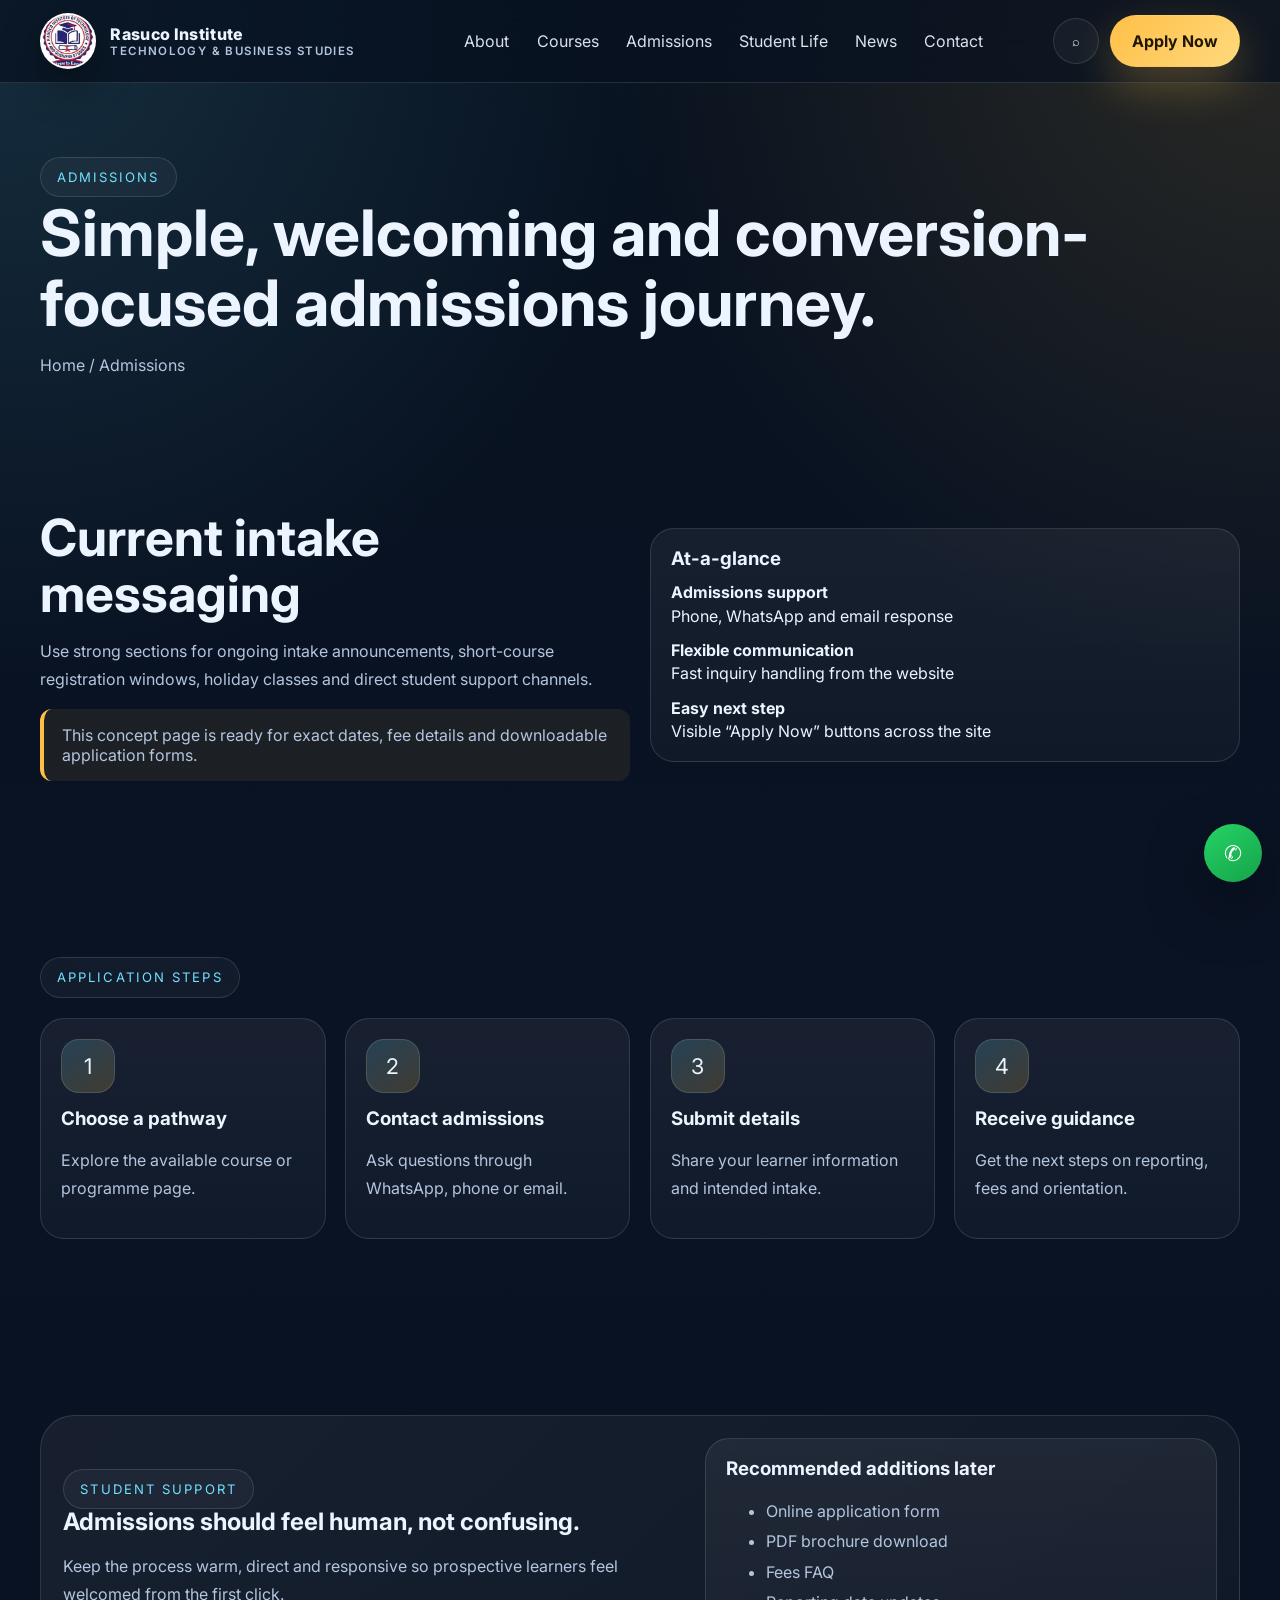
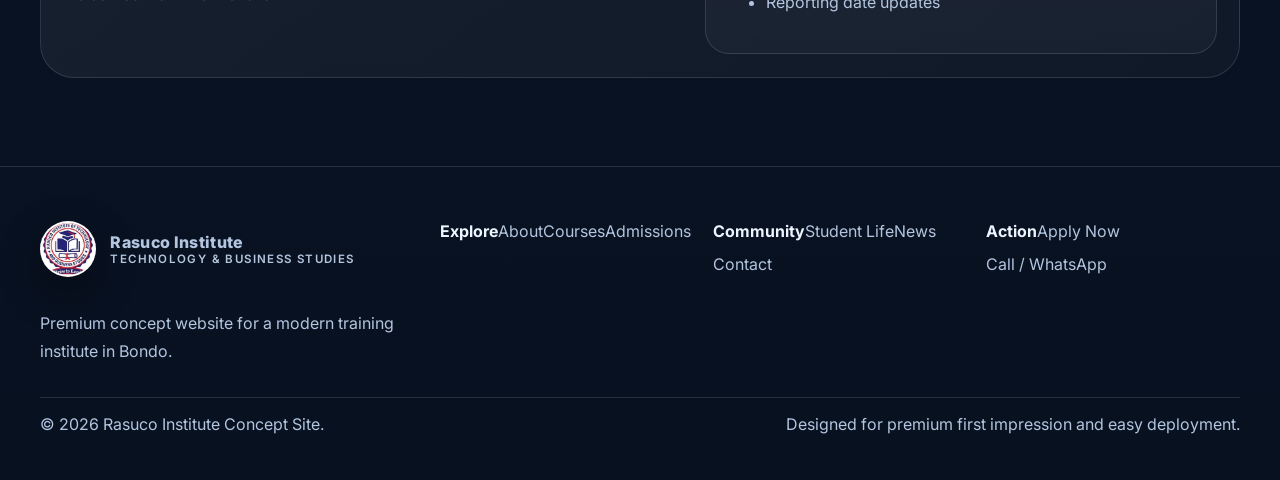
<file: admissions.html>
<!DOCTYPE html><html lang="en"><head><meta charset="UTF-8"><meta name="viewport" content="width=device-width, initial-scale=1.0"><title>Admissions | Rasuco Institute</title><link rel="preconnect" href="https://fonts.googleapis.com"><link rel="preconnect" href="https://fonts.gstatic.com" crossorigin><link href="https://fonts.googleapis.com/css2?family=Inter:wght@400;500;600;700;800;900&display=swap" rel="stylesheet"><link rel="stylesheet" href="assets/css/styles.css"></head><body>  <header class="topbar">
    <div class="container nav">
      <a class="brand" href="index.html">
        <img class="brand-logo" src="assets/img/logo.png" alt="Rasuco Institute logo">
        <div>Rasuco Institute <small>Technology &amp; Business Studies</small></div>
      </a>
      <ul class="nav-links">
        <li><a class="nav-link" href="about.html">About</a></li>
        <li><a class="nav-link" href="courses.html">Courses</a></li>
        <li><a class="nav-link" href="admissions.html">Admissions</a></li>
        <li><a class="nav-link" href="student-life.html">Student Life</a></li>
        <li><a class="nav-link" href="news.html">News</a></li>
        <li><a class="nav-link" href="contact.html">Contact</a></li>
      </ul>
      <div style="display:flex; gap:.7rem; align-items:center;">
        <button class="search-btn" aria-label="Open search" data-open-search>⌕</button>
        <a class="btn btn-primary" href="admissions.html">Apply Now</a>
        <button class="menu-btn" aria-label="Open menu" data-menu-btn>☰</button>
      </div>
    </div>
    <div class="mobile-nav" data-mobile-nav>
      <a href="about.html">About</a>
      <a href="courses.html">Courses</a>
      <a href="admissions.html">Admissions</a>
      <a href="student-life.html">Student Life</a>
      <a href="news.html">News</a>
      <a href="contact.html">Contact</a>
    </div>
  </header><main>
<section class="page-hero"><div class="container reveal"><div class="eyebrow">Admissions</div><h1 class="title">Simple, welcoming and conversion-focused admissions journey.</h1><div class="breadcrumbs">Home / Admissions</div></div></section>
<section class="section" id="intakes"><div class="container split-grid"><div class="reveal"><h2 class="section-title">Current intake messaging</h2><p>Use strong sections for ongoing intake announcements, short-course registration windows, holiday classes and direct student support channels.</p><div class="notice">This concept page is ready for exact dates, fee details and downloadable application forms.</div></div><div class="card reveal"><h3>At-a-glance</h3><div class="info-list"><div><strong>Admissions support</strong><span>Phone, WhatsApp and email response</span></div><div><strong>Flexible communication</strong><span>Fast inquiry handling from the website</span></div><div><strong>Easy next step</strong><span>Visible “Apply Now” buttons across the site</span></div></div></div></div></section>
<section class="section" id="steps"><div class="container"><div class="eyebrow">Application Steps</div><div class="cards-4" style="margin-top:1.3rem;"><div class="card reveal"><div class="icon">1</div><h3>Choose a pathway</h3><p>Explore the available course or programme page.</p></div><div class="card reveal"><div class="icon">2</div><h3>Contact admissions</h3><p>Ask questions through WhatsApp, phone or email.</p></div><div class="card reveal"><div class="icon">3</div><h3>Submit details</h3><p>Share your learner information and intended intake.</p></div><div class="card reveal"><div class="icon">4</div><h3>Receive guidance</h3><p>Get the next steps on reporting, fees and orientation.</p></div></div></div></section>
<section class="section" id="support"><div class="container cta-panel reveal"><div><div class="eyebrow">Student Support</div><h2>Admissions should feel human, not confusing.</h2><p>Keep the process warm, direct and responsive so prospective learners feel welcomed from the first click.</p></div><div class="card"><h3>Recommended additions later</h3><ul style="color:var(--muted); line-height:1.9;"><li>Online application form</li><li>PDF brochure download</li><li>Fees FAQ</li><li>Reporting date updates</li></ul></div></div></section>
</main>  <footer class="footer">
    <div class="container">
      <div class="footer-grid">
        <div>
          <a class="brand" href="index.html" style="margin-bottom:1rem; display:inline-flex;">
            <img class="brand-logo" src="assets/img/logo.png" alt="Rasuco Institute logo">
            <div>Rasuco Institute <small>Technology &amp; Business Studies</small></div>
          </a>
          <p>Premium concept website for a modern training institute in Bondo.</p>
        </div>
        <div><strong>Explore</strong><a href="about.html">About</a><a href="courses.html">Courses</a><a href="admissions.html">Admissions</a></div>
        <div><strong>Community</strong><a href="student-life.html">Student Life</a><a href="news.html">News</a><a href="contact.html">Contact</a></div>
        <div><strong>Action</strong><a href="admissions.html">Apply Now</a><a href="contact.html">Call / WhatsApp</a></div>
      </div>
      <div class="subfooter">
        <span>© <span data-current-year></span> Rasuco Institute Concept Site.</span>
        <span>Designed for premium first impression and easy deployment.</span>
      </div>
    </div>
  </footer>
  <div class="search-overlay" data-search-overlay>
    <div class="search-box">
      <div style="display:flex; justify-content:space-between; gap:1rem; align-items:center; margin-bottom:.8rem;">
        <strong>Search the site</strong>
        <button class="search-btn" data-close-search>✕</button>
      </div>
      <input type="text" placeholder="Search admissions, programmes, contact..." data-search-input>
      <div class="search-results" data-search-results></div>
    </div>
  </div>
  <a class="wa-float" href="https://wa.me/254728510151" target="_blank" rel="noreferrer" aria-label="WhatsApp">✆</a>
  <script src="assets/js/main.js"></script></body></html>
</file>
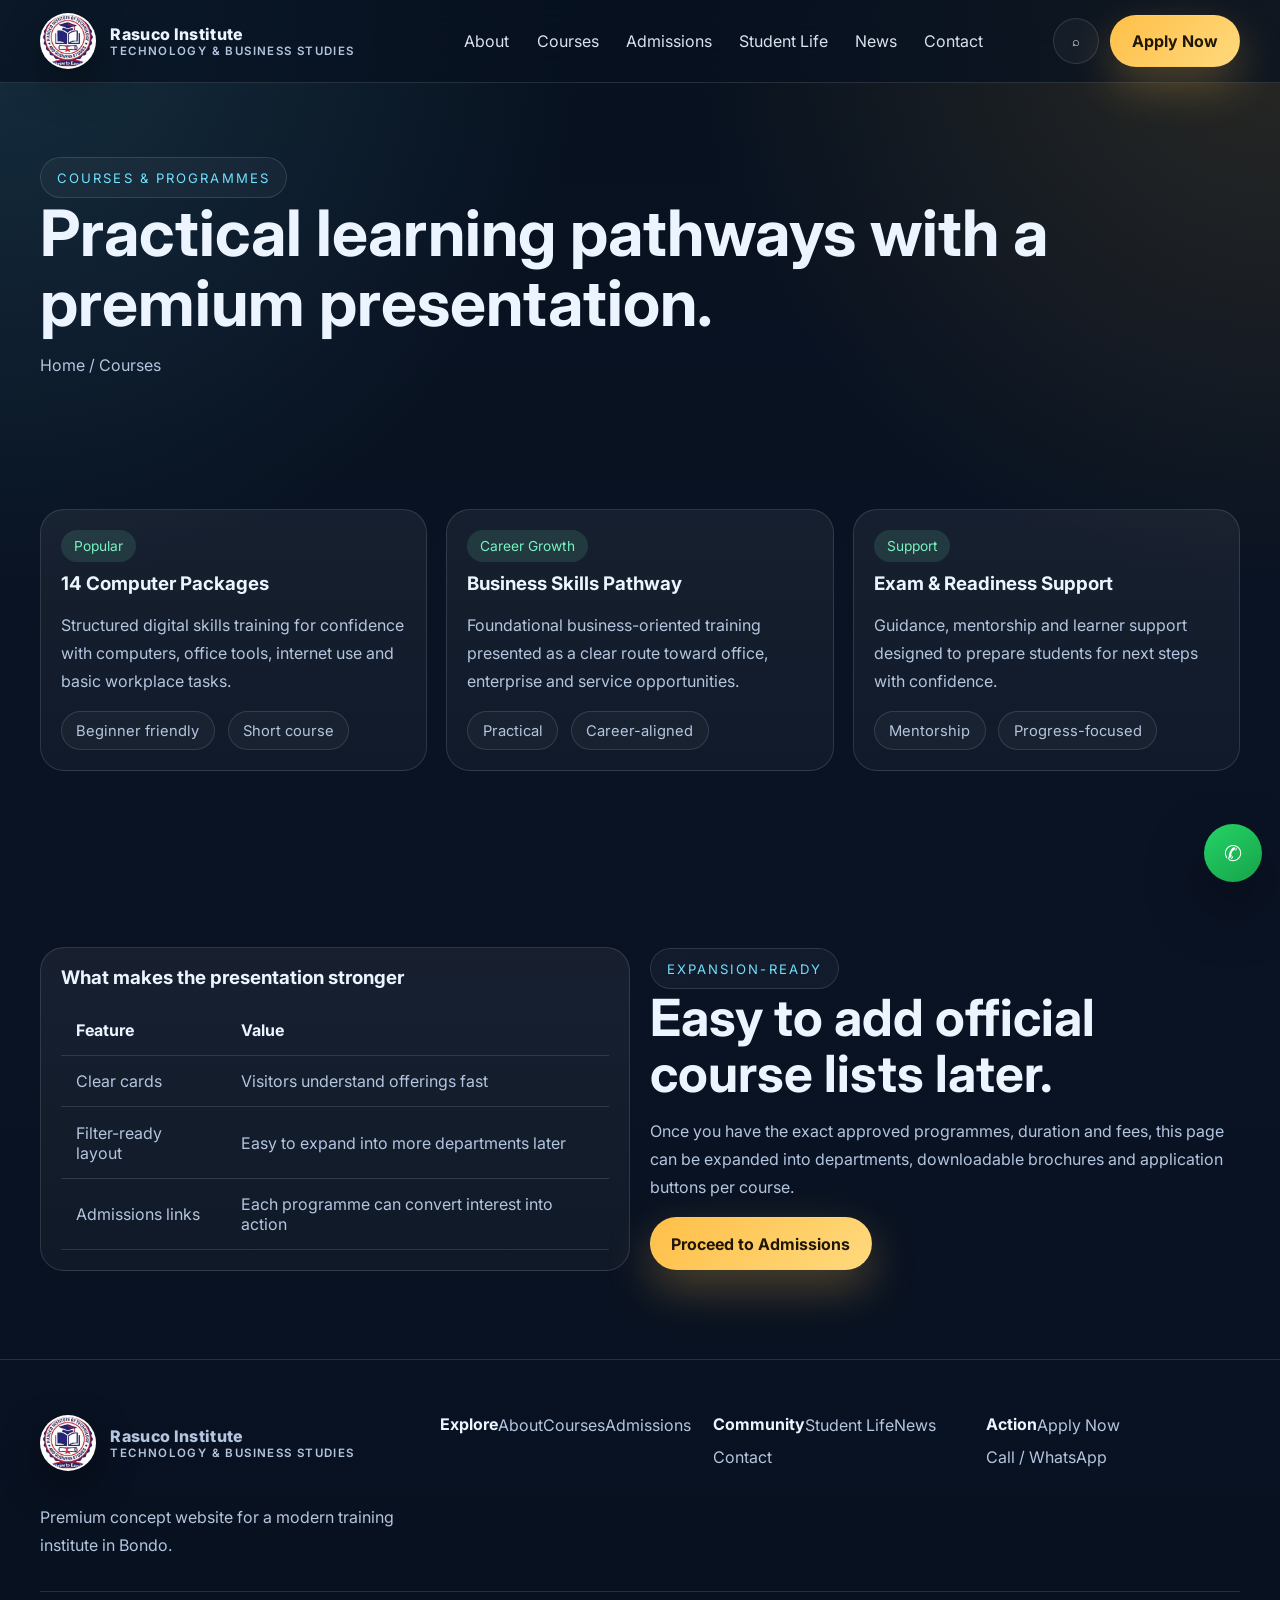
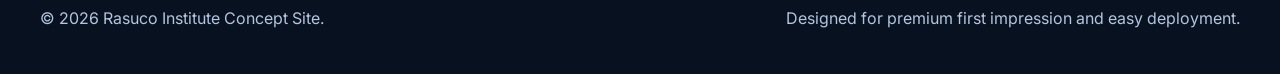
<file: courses.html>
<!DOCTYPE html><html lang="en"><head><meta charset="UTF-8"><meta name="viewport" content="width=device-width, initial-scale=1.0"><title>Courses & Programmes | Rasuco Institute</title><link rel="preconnect" href="https://fonts.googleapis.com"><link rel="preconnect" href="https://fonts.gstatic.com" crossorigin><link href="https://fonts.googleapis.com/css2?family=Inter:wght@400;500;600;700;800;900&display=swap" rel="stylesheet"><link rel="stylesheet" href="assets/css/styles.css"></head><body>  <header class="topbar">
    <div class="container nav">
      <a class="brand" href="index.html">
        <img class="brand-logo" src="assets/img/logo.png" alt="Rasuco Institute logo">
        <div>Rasuco Institute <small>Technology &amp; Business Studies</small></div>
      </a>
      <ul class="nav-links">
        <li><a class="nav-link" href="about.html">About</a></li>
        <li><a class="nav-link" href="courses.html">Courses</a></li>
        <li><a class="nav-link" href="admissions.html">Admissions</a></li>
        <li><a class="nav-link" href="student-life.html">Student Life</a></li>
        <li><a class="nav-link" href="news.html">News</a></li>
        <li><a class="nav-link" href="contact.html">Contact</a></li>
      </ul>
      <div style="display:flex; gap:.7rem; align-items:center;">
        <button class="search-btn" aria-label="Open search" data-open-search>⌕</button>
        <a class="btn btn-primary" href="admissions.html">Apply Now</a>
        <button class="menu-btn" aria-label="Open menu" data-menu-btn>☰</button>
      </div>
    </div>
    <div class="mobile-nav" data-mobile-nav>
      <a href="about.html">About</a>
      <a href="courses.html">Courses</a>
      <a href="admissions.html">Admissions</a>
      <a href="student-life.html">Student Life</a>
      <a href="news.html">News</a>
      <a href="contact.html">Contact</a>
    </div>
  </header><main>
<section class="page-hero"><div class="container reveal"><div class="eyebrow">Courses & Programmes</div><h1 class="title">Practical learning pathways with a premium presentation.</h1><div class="breadcrumbs">Home / Courses</div></div></section>
<section class="section" id="packages"><div class="container"><div class="cards-3"><article class="card reveal"><span class="course-pill">Popular</span><h3>14 Computer Packages</h3><p>Structured digital skills training for confidence with computers, office tools, internet use and basic workplace tasks.</p><div class="badge-row"><span class="chip">Beginner friendly</span><span class="chip">Short course</span></div></article><article class="card reveal" id="business"><span class="course-pill">Career Growth</span><h3>Business Skills Pathway</h3><p>Foundational business-oriented training presented as a clear route toward office, enterprise and service opportunities.</p><div class="badge-row"><span class="chip">Practical</span><span class="chip">Career-aligned</span></div></article><article class="card reveal" id="pathways"><span class="course-pill">Support</span><h3>Exam & Readiness Support</h3><p>Guidance, mentorship and learner support designed to prepare students for next steps with confidence.</p><div class="badge-row"><span class="chip">Mentorship</span><span class="chip">Progress-focused</span></div></article></div></div></section>
<section class="section"><div class="container split-grid"><div class="card reveal"><h3>What makes the presentation stronger</h3><table class="tableish"><tr><th>Feature</th><th>Value</th></tr><tr><td>Clear cards</td><td>Visitors understand offerings fast</td></tr><tr><td>Filter-ready layout</td><td>Easy to expand into more departments later</td></tr><tr><td>Admissions links</td><td>Each programme can convert interest into action</td></tr></table></div><div class="reveal"><div class="eyebrow">Expansion-ready</div><h2 class="section-title">Easy to add official course lists later.</h2><p>Once you have the exact approved programmes, duration and fees, this page can be expanded into departments, downloadable brochures and application buttons per course.</p><a class="btn btn-primary" href="admissions.html">Proceed to Admissions</a></div></div></section>
</main>  <footer class="footer">
    <div class="container">
      <div class="footer-grid">
        <div>
          <a class="brand" href="index.html" style="margin-bottom:1rem; display:inline-flex;">
            <img class="brand-logo" src="assets/img/logo.png" alt="Rasuco Institute logo">
            <div>Rasuco Institute <small>Technology &amp; Business Studies</small></div>
          </a>
          <p>Premium concept website for a modern training institute in Bondo.</p>
        </div>
        <div><strong>Explore</strong><a href="about.html">About</a><a href="courses.html">Courses</a><a href="admissions.html">Admissions</a></div>
        <div><strong>Community</strong><a href="student-life.html">Student Life</a><a href="news.html">News</a><a href="contact.html">Contact</a></div>
        <div><strong>Action</strong><a href="admissions.html">Apply Now</a><a href="contact.html">Call / WhatsApp</a></div>
      </div>
      <div class="subfooter">
        <span>© <span data-current-year></span> Rasuco Institute Concept Site.</span>
        <span>Designed for premium first impression and easy deployment.</span>
      </div>
    </div>
  </footer>
  <div class="search-overlay" data-search-overlay>
    <div class="search-box">
      <div style="display:flex; justify-content:space-between; gap:1rem; align-items:center; margin-bottom:.8rem;">
        <strong>Search the site</strong>
        <button class="search-btn" data-close-search>✕</button>
      </div>
      <input type="text" placeholder="Search admissions, programmes, contact..." data-search-input>
      <div class="search-results" data-search-results></div>
    </div>
  </div>
  <a class="wa-float" href="https://wa.me/254728510151" target="_blank" rel="noreferrer" aria-label="WhatsApp">✆</a>
  <script src="assets/js/main.js"></script></body></html>
</file>
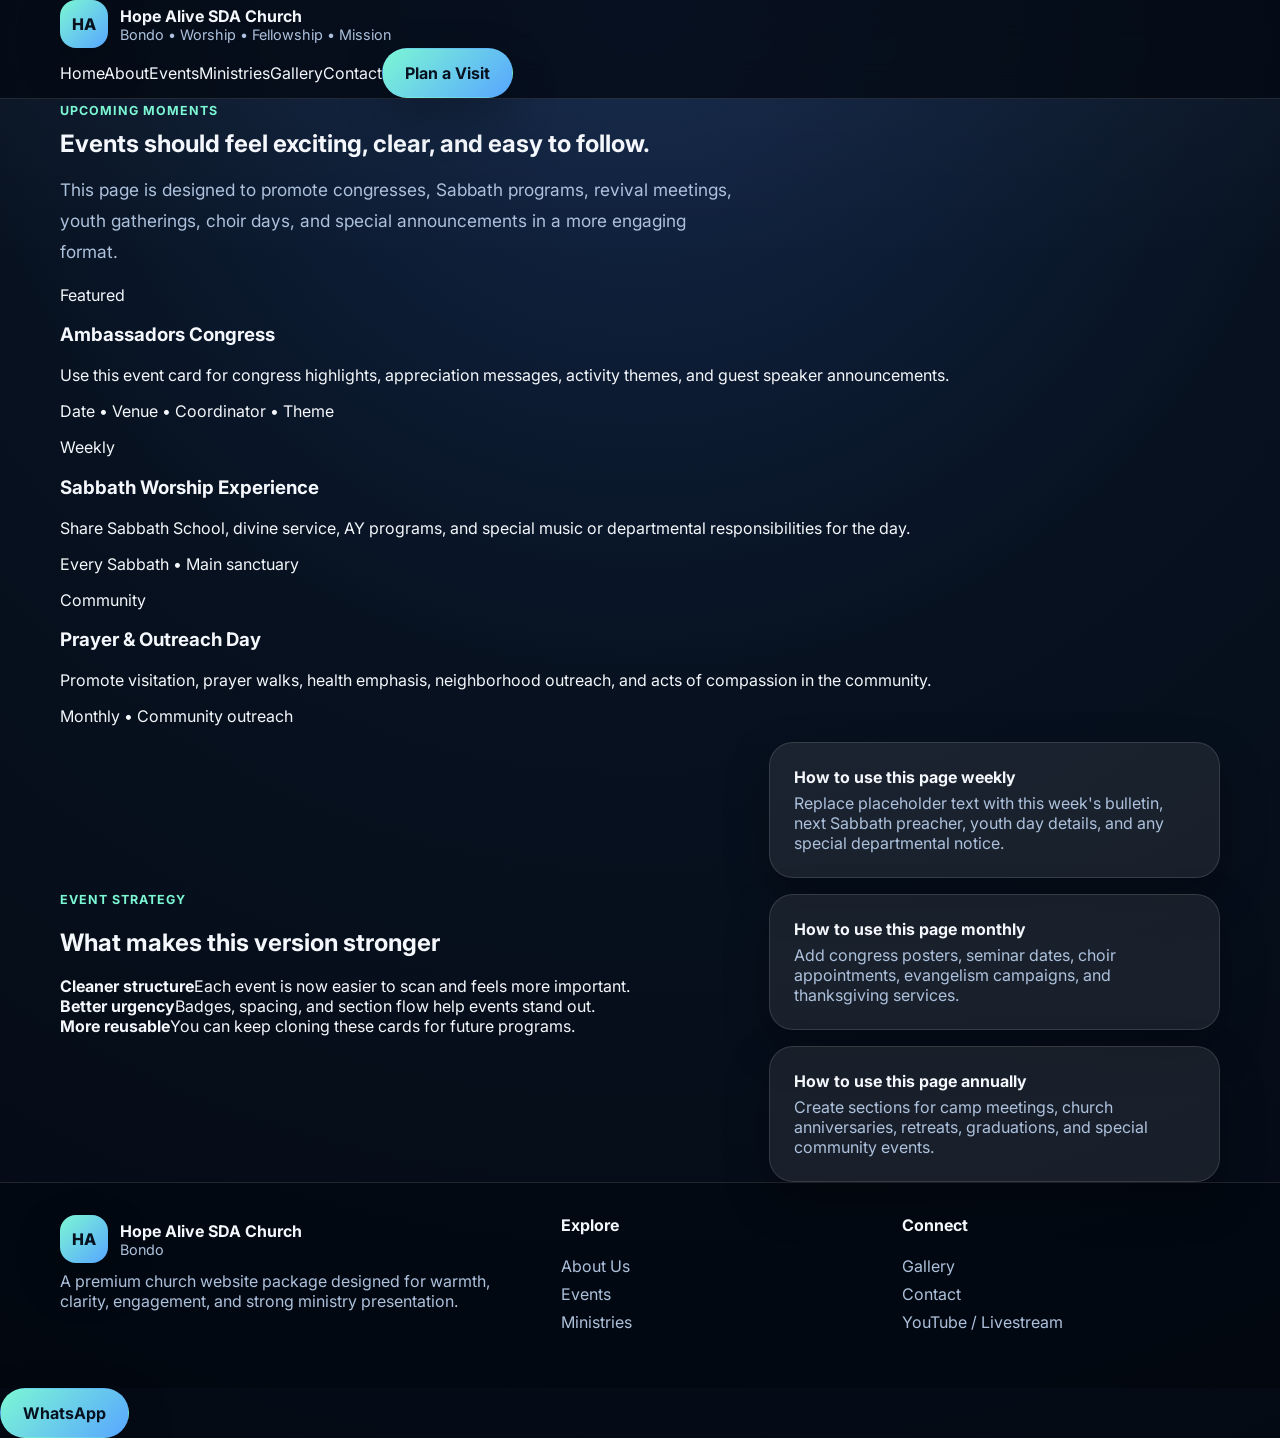
<file: events.html>
<!DOCTYPE html><html lang="en"><head><meta charset="UTF-8" />
<meta name="viewport" content="width=device-width, initial-scale=1.0" />
<meta name="description" content="Hope Alive SDA Church Bondo premium multi-page website." />
<link rel="preconnect" href="https://fonts.googleapis.com">
<link rel="preconnect" href="https://fonts.gstatic.com" crossorigin>
<link href="https://fonts.googleapis.com/css2?family=Inter:wght@400;500;600;700;800;900&display=swap" rel="stylesheet">
<link rel="stylesheet" href="assets/css/style.css" /><title>Hope Alive SDA Church Bondo | Events</title></head><body><header class="site-header"><div class="container navbar"><a class="brand" href="index.html"><div class="brand-mark">HA</div><div class="brand-text"><strong>Hope Alive SDA Church</strong><span>Bondo • Worship • Fellowship • Mission</span></div></a><button class="menu-btn" aria-label="Open menu">☰</button><nav class="nav-links"><a href="index.html" class="">Home</a><a href="about.html" class="">About</a><a href="events.html" class="active">Events</a><a href="ministries.html" class="">Ministries</a><a href="gallery.html" class="">Gallery</a><a href="contact.html" class="">Contact</a><a href="contact.html" class="btn btn-primary">Plan a Visit</a></nav></div></header><main><section class="page-hero"><div class="container reveal"><span class="eyebrow">Upcoming moments</span><h1>Events should feel exciting, clear, and easy to follow.</h1><p class="lead">This page is designed to promote congresses, Sabbath programs, revival meetings, youth gatherings, choir days, and special announcements in a more engaging format.</p></div></section><section><div class="container"><div class="events-grid"><article class="event-card reveal"><span class="inline-tag">Featured</span><h3>Ambassadors Congress</h3><p>Use this event card for congress highlights, appreciation messages, activity themes, and guest speaker announcements.</p><p class="muted small">Date • Venue • Coordinator • Theme</p></article><article class="event-card reveal"><span class="inline-tag">Weekly</span><h3>Sabbath Worship Experience</h3><p>Share Sabbath School, divine service, AY programs, and special music or departmental responsibilities for the day.</p><p class="muted small">Every Sabbath • Main sanctuary</p></article><article class="event-card reveal"><span class="inline-tag">Community</span><h3>Prayer & Outreach Day</h3><p>Promote visitation, prayer walks, health emphasis, neighborhood outreach, and acts of compassion in the community.</p><p class="muted small">Monthly • Community outreach</p></article></div></div></section><section><div class="container split"><div class="notice reveal"><span class="eyebrow">Event strategy</span><h2>What makes this version stronger</h2><div class="notice-list"><div class="notice-item"><strong>Cleaner structure</strong><span>Each event is now easier to scan and feels more important.</span></div><div class="notice-item"><strong>Better urgency</strong><span>Badges, spacing, and section flow help events stand out.</span></div><div class="notice-item"><strong>More reusable</strong><span>You can keep cloning these cards for future programs.</span></div></div></div><div class="timeline reveal"><div class="timeline-item"><strong>How to use this page weekly</strong><span>Replace placeholder text with this week's bulletin, next Sabbath preacher, youth day details, and any special departmental notice.</span></div><div class="timeline-item"><strong>How to use this page monthly</strong><span>Add congress posters, seminar dates, choir appointments, evangelism campaigns, and thanksgiving services.</span></div><div class="timeline-item"><strong>How to use this page annually</strong><span>Create sections for camp meetings, church anniversaries, retreats, graduations, and special community events.</span></div></div></div></section></main><footer class="site-footer"><div class="container footer-grid"><div><div class="brand"><div class="brand-mark">HA</div><div class="brand-text"><strong>Hope Alive SDA Church</strong><span>Bondo</span></div></div><p>A premium church website package designed for warmth, clarity, engagement, and strong ministry presentation.</p></div><div><h4>Explore</h4><a href="about.html">About Us</a><a href="events.html">Events</a><a href="ministries.html">Ministries</a></div><div><h4>Connect</h4><a href="gallery.html">Gallery</a><a href="contact.html">Contact</a><a href="#">YouTube / Livestream</a></div></div></footer><a class="floating-whatsapp btn btn-whatsapp" href="https://wa.me/254700000000" target="_blank" rel="noopener">WhatsApp</a><script src="assets/js/main.js"></script></body></html>
</file>
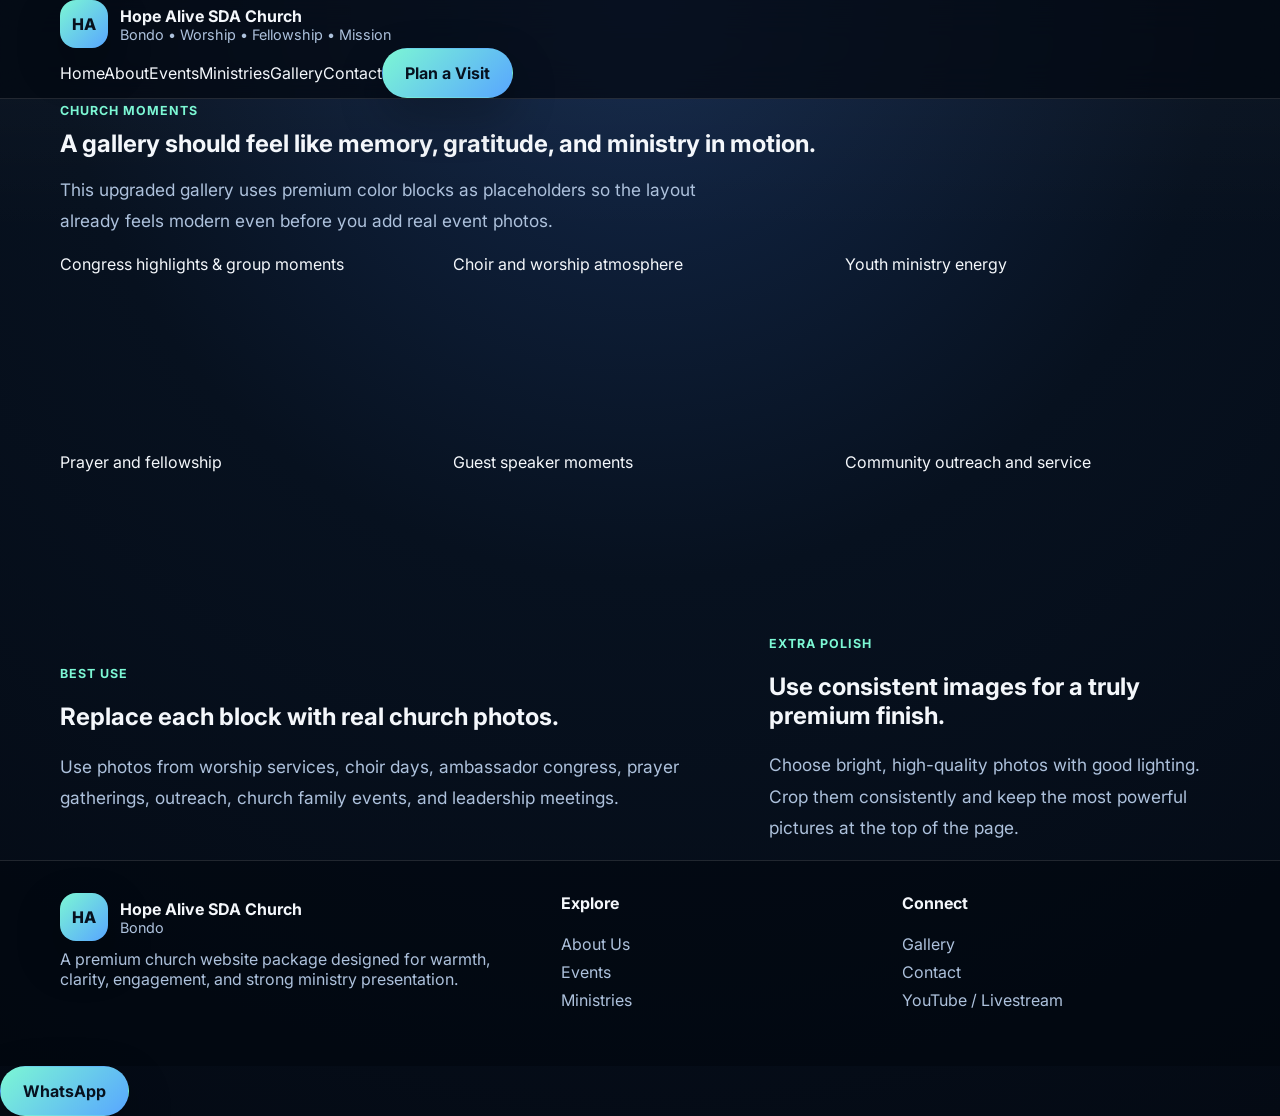
<file: gallery.html>
<!DOCTYPE html><html lang="en"><head><meta charset="UTF-8" />
<meta name="viewport" content="width=device-width, initial-scale=1.0" />
<meta name="description" content="Hope Alive SDA Church Bondo premium multi-page website." />
<link rel="preconnect" href="https://fonts.googleapis.com">
<link rel="preconnect" href="https://fonts.gstatic.com" crossorigin>
<link href="https://fonts.googleapis.com/css2?family=Inter:wght@400;500;600;700;800;900&display=swap" rel="stylesheet">
<link rel="stylesheet" href="assets/css/style.css" /><title>Hope Alive SDA Church Bondo | Gallery</title></head><body><header class="site-header"><div class="container navbar"><a class="brand" href="index.html"><div class="brand-mark">HA</div><div class="brand-text"><strong>Hope Alive SDA Church</strong><span>Bondo • Worship • Fellowship • Mission</span></div></a><button class="menu-btn" aria-label="Open menu">☰</button><nav class="nav-links"><a href="index.html" class="">Home</a><a href="about.html" class="">About</a><a href="events.html" class="">Events</a><a href="ministries.html" class="">Ministries</a><a href="gallery.html" class="active">Gallery</a><a href="contact.html" class="">Contact</a><a href="contact.html" class="btn btn-primary">Plan a Visit</a></nav></div></header><main><section class="page-hero"><div class="container reveal"><span class="eyebrow">Church moments</span><h1>A gallery should feel like memory, gratitude, and ministry in motion.</h1><p class="lead">This upgraded gallery uses premium color blocks as placeholders so the layout already feels modern even before you add real event photos.</p></div></section><section><div class="container"><div class="gallery-grid"><div class="gallery-card span-8 tall reveal"><span>Congress highlights & group moments</span></div><div class="gallery-card span-4 reveal"><span>Choir and worship atmosphere</span></div><div class="gallery-card span-4 reveal"><span>Youth ministry energy</span></div><div class="gallery-card span-4 reveal"><span>Prayer and fellowship</span></div><div class="gallery-card span-4 tall reveal"><span>Guest speaker moments</span></div><div class="gallery-card span-8 reveal"><span>Community outreach and service</span></div></div></div></section><section><div class="container split"><div class="notice reveal"><span class="eyebrow">Best use</span><h2>Replace each block with real church photos.</h2><p class="lead">Use photos from worship services, choir days, ambassador congress, prayer gatherings, outreach, church family events, and leadership meetings.</p></div><div class="notice reveal"><span class="eyebrow">Extra polish</span><h2>Use consistent images for a truly premium finish.</h2><p class="lead">Choose bright, high-quality photos with good lighting. Crop them consistently and keep the most powerful pictures at the top of the page.</p></div></div></section></main><footer class="site-footer"><div class="container footer-grid"><div><div class="brand"><div class="brand-mark">HA</div><div class="brand-text"><strong>Hope Alive SDA Church</strong><span>Bondo</span></div></div><p>A premium church website package designed for warmth, clarity, engagement, and strong ministry presentation.</p></div><div><h4>Explore</h4><a href="about.html">About Us</a><a href="events.html">Events</a><a href="ministries.html">Ministries</a></div><div><h4>Connect</h4><a href="gallery.html">Gallery</a><a href="contact.html">Contact</a><a href="#">YouTube / Livestream</a></div></div></footer><a class="floating-whatsapp btn btn-whatsapp" href="https://wa.me/254700000000" target="_blank" rel="noopener">WhatsApp</a><script src="assets/js/main.js"></script></body></html>
</file>
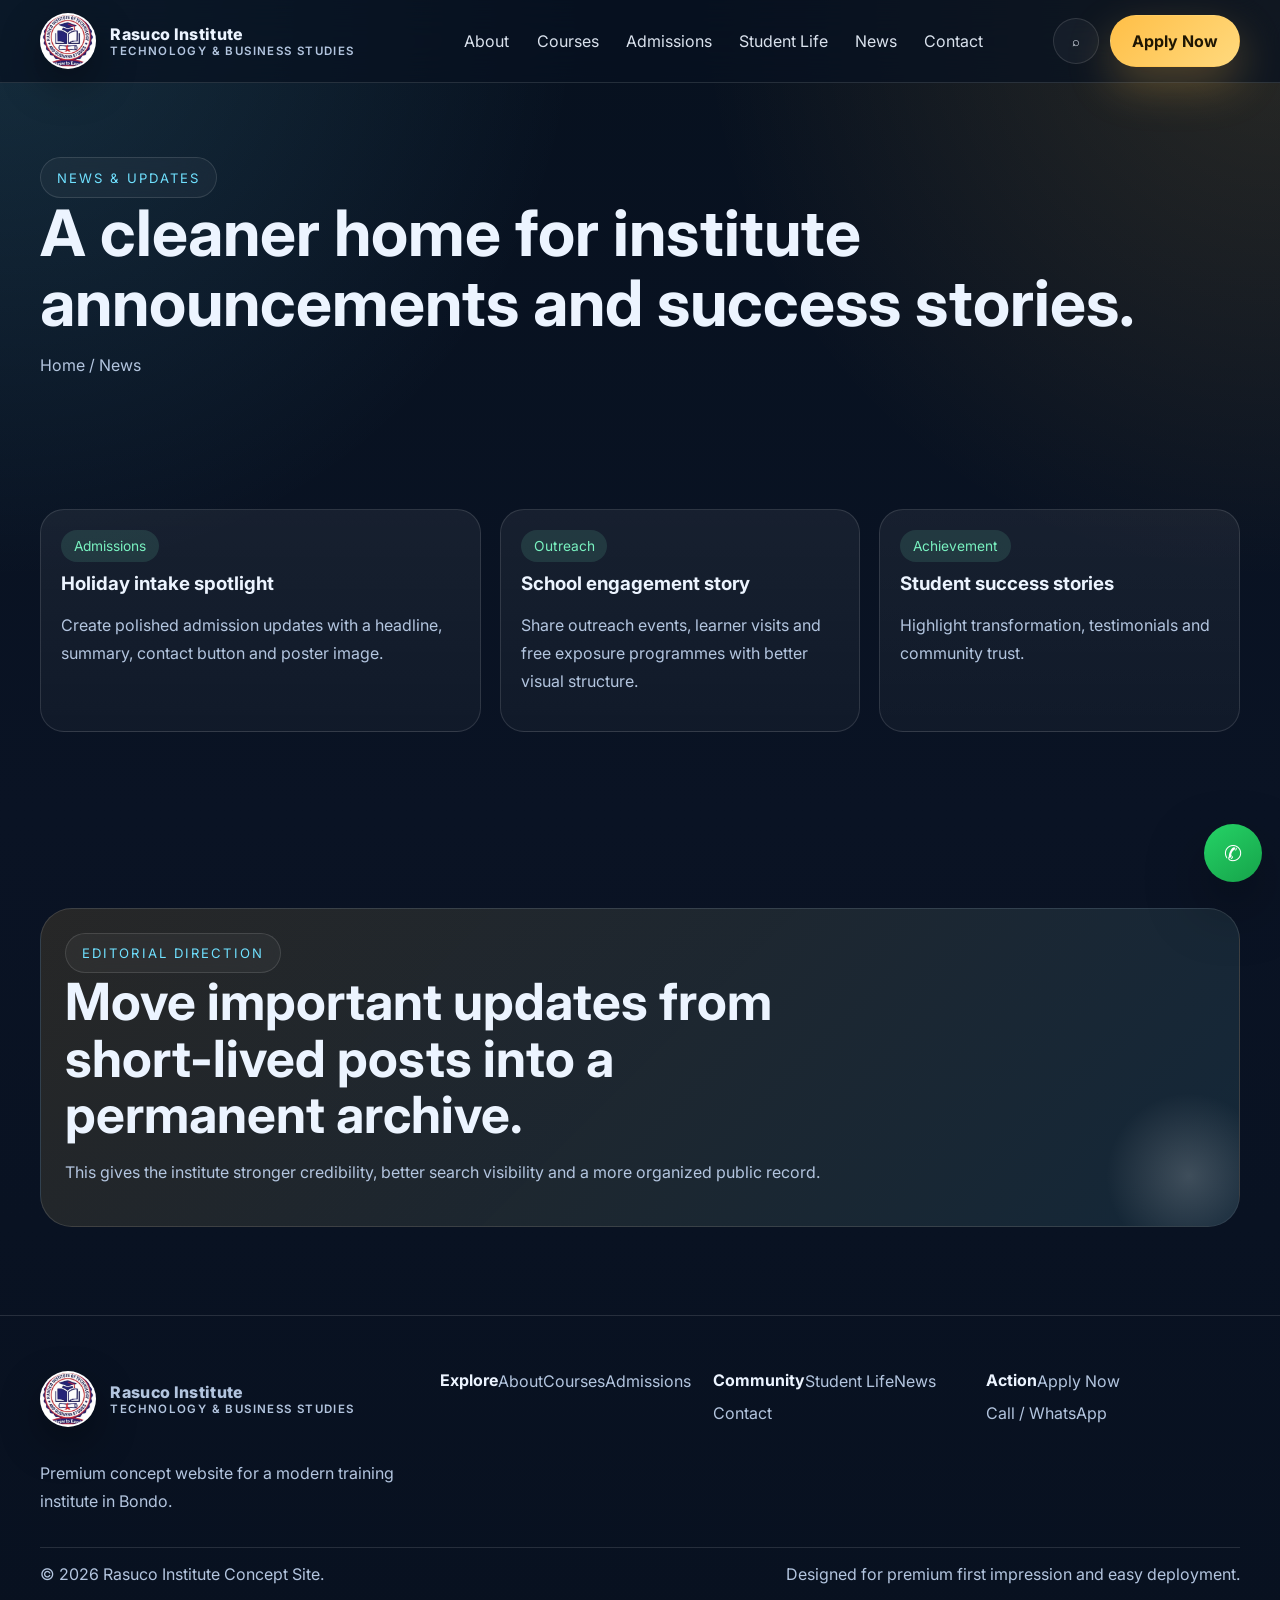
<file: news.html>
<!DOCTYPE html><html lang="en"><head><meta charset="UTF-8"><meta name="viewport" content="width=device-width, initial-scale=1.0"><title>News & Updates | Rasuco Institute</title><link rel="preconnect" href="https://fonts.googleapis.com"><link rel="preconnect" href="https://fonts.gstatic.com" crossorigin><link href="https://fonts.googleapis.com/css2?family=Inter:wght@400;500;600;700;800;900&display=swap" rel="stylesheet"><link rel="stylesheet" href="assets/css/styles.css"></head><body>  <header class="topbar">
    <div class="container nav">
      <a class="brand" href="index.html">
        <img class="brand-logo" src="assets/img/logo.png" alt="Rasuco Institute logo">
        <div>Rasuco Institute <small>Technology &amp; Business Studies</small></div>
      </a>
      <ul class="nav-links">
        <li><a class="nav-link" href="about.html">About</a></li>
        <li><a class="nav-link" href="courses.html">Courses</a></li>
        <li><a class="nav-link" href="admissions.html">Admissions</a></li>
        <li><a class="nav-link" href="student-life.html">Student Life</a></li>
        <li><a class="nav-link" href="news.html">News</a></li>
        <li><a class="nav-link" href="contact.html">Contact</a></li>
      </ul>
      <div style="display:flex; gap:.7rem; align-items:center;">
        <button class="search-btn" aria-label="Open search" data-open-search>⌕</button>
        <a class="btn btn-primary" href="admissions.html">Apply Now</a>
        <button class="menu-btn" aria-label="Open menu" data-menu-btn>☰</button>
      </div>
    </div>
    <div class="mobile-nav" data-mobile-nav>
      <a href="about.html">About</a>
      <a href="courses.html">Courses</a>
      <a href="admissions.html">Admissions</a>
      <a href="student-life.html">Student Life</a>
      <a href="news.html">News</a>
      <a href="contact.html">Contact</a>
    </div>
  </header><main>
<section class="page-hero"><div class="container reveal"><div class="eyebrow">News & Updates</div><h1 class="title">A cleaner home for institute announcements and success stories.</h1><div class="breadcrumbs">Home / News</div></div></section>
<section class="section"><div class="container news-grid"><article class="card reveal"><span class="course-pill">Admissions</span><h3>Holiday intake spotlight</h3><p>Create polished admission updates with a headline, summary, contact button and poster image.</p></article><article class="card reveal"><span class="course-pill">Outreach</span><h3>School engagement story</h3><p>Share outreach events, learner visits and free exposure programmes with better visual structure.</p></article><article class="card reveal"><span class="course-pill">Achievement</span><h3>Student success stories</h3><p>Highlight transformation, testimonials and community trust.</p></article></div></section>
<section class="section"><div class="container banner reveal"><div class="eyebrow">Editorial direction</div><h2 class="section-title">Move important updates from short-lived posts into a permanent archive.</h2><p>This gives the institute stronger credibility, better search visibility and a more organized public record.</p></div></section>
</main>  <footer class="footer">
    <div class="container">
      <div class="footer-grid">
        <div>
          <a class="brand" href="index.html" style="margin-bottom:1rem; display:inline-flex;">
            <img class="brand-logo" src="assets/img/logo.png" alt="Rasuco Institute logo">
            <div>Rasuco Institute <small>Technology &amp; Business Studies</small></div>
          </a>
          <p>Premium concept website for a modern training institute in Bondo.</p>
        </div>
        <div><strong>Explore</strong><a href="about.html">About</a><a href="courses.html">Courses</a><a href="admissions.html">Admissions</a></div>
        <div><strong>Community</strong><a href="student-life.html">Student Life</a><a href="news.html">News</a><a href="contact.html">Contact</a></div>
        <div><strong>Action</strong><a href="admissions.html">Apply Now</a><a href="contact.html">Call / WhatsApp</a></div>
      </div>
      <div class="subfooter">
        <span>© <span data-current-year></span> Rasuco Institute Concept Site.</span>
        <span>Designed for premium first impression and easy deployment.</span>
      </div>
    </div>
  </footer>
  <div class="search-overlay" data-search-overlay>
    <div class="search-box">
      <div style="display:flex; justify-content:space-between; gap:1rem; align-items:center; margin-bottom:.8rem;">
        <strong>Search the site</strong>
        <button class="search-btn" data-close-search>✕</button>
      </div>
      <input type="text" placeholder="Search admissions, programmes, contact..." data-search-input>
      <div class="search-results" data-search-results></div>
    </div>
  </div>
  <a class="wa-float" href="https://wa.me/254728510151" target="_blank" rel="noreferrer" aria-label="WhatsApp">✆</a>
  <script src="assets/js/main.js"></script></body></html>
</file>
<file: assets/css/styles.css>
:root {
  --bg: #081120;
  --bg-soft: #0d1a2f;
  --card: rgba(255,255,255,0.08);
  --line: rgba(255,255,255,0.12);
  --text: #ecf4ff;
  --muted: #b3c5df;
  --gold: #ffbf47;
  --cyan: #70e1ff;
  --green: #79f2c0;
  --danger: #ff7a8a;
  --shadow: 0 25px 60px rgba(0,0,0,0.35);
  --radius: 24px;
  --max: 1200px;
}

* { box-sizing: border-box; }
html { scroll-behavior: smooth; }
body {
  margin: 0;
  font-family: Inter, system-ui, -apple-system, BlinkMacSystemFont, "Segoe UI", sans-serif;
  background:
    radial-gradient(circle at top left, rgba(112,225,255,0.14), transparent 28%),
    radial-gradient(circle at top right, rgba(255,191,71,0.14), transparent 28%),
    linear-gradient(180deg, #07111f 0%, #0a1324 50%, #081120 100%);
  color: var(--text);
}
img { max-width: 100%; display: block; }
a { color: inherit; text-decoration: none; }
p { color: var(--muted); line-height: 1.75; }
h1,h2,h3,h4 { margin: 0 0 .8rem; line-height: 1.1; }
.container { width: min(calc(100% - 32px), var(--max)); margin: 0 auto; }
.section { padding: 88px 0; }
.eyebrow {
  display: inline-flex; align-items: center; gap: .5rem; font-size: .82rem;
  letter-spacing: .16em; text-transform: uppercase; color: var(--cyan);
  border: 1px solid var(--line); padding: .7rem 1rem; border-radius: 999px;
  backdrop-filter: blur(16px); background: rgba(255,255,255,0.04);
}
.section-title { font-size: clamp(2rem, 4vw, 3.5rem); max-width: 720px; }
.section-subtitle { max-width: 720px; margin-top: 1rem; }
.btn {
  display: inline-flex; align-items: center; justify-content: center; gap: .65rem;
  border-radius: 999px; padding: .95rem 1.3rem; font-weight: 700; border: 1px solid transparent;
  transition: .25s ease; cursor: pointer;
}
.btn-primary {
  background: linear-gradient(135deg, var(--gold), #ffd97d);
  color: #1f1603; box-shadow: 0 18px 45px rgba(255,191,71,0.28);
}
.btn-secondary {
  border-color: var(--line); color: var(--text); background: rgba(255,255,255,0.05);
}
.btn:hover { transform: translateY(-2px); }
.chip {
  border: 1px solid var(--line);
  padding: .6rem .9rem; border-radius: 999px; font-size: .92rem; color: var(--muted);
  background: rgba(255,255,255,0.03);
}
.topbar {
  position: sticky; top: 0; z-index: 50;
  backdrop-filter: blur(20px); background: rgba(8,17,32,0.72); border-bottom: 1px solid var(--line);
}
.nav {
  display: flex; align-items: center; justify-content: space-between; min-height: 78px; gap: 1rem;
}
.brand { display: flex; align-items: center; gap: .9rem; font-weight: 800; letter-spacing: .02em; }
.brand-mark {
  width: 52px; height: 52px; border-radius: 18px;
  background: linear-gradient(145deg, var(--gold), #f39f06 55%, #8f5e01);
  color: #081120; display: grid; place-items: center; font-weight: 900; box-shadow: var(--shadow);
}
.brand small { display: block; color: var(--muted); font-weight: 600; font-size: .72rem; letter-spacing: .12em; text-transform: uppercase; }
.nav-links { display: flex; align-items: center; gap: 1rem; }
.nav-links > li { list-style: none; position: relative; }
.nav-link {
  color: var(--text); opacity: .92; padding: .95rem .35rem; display: inline-flex; align-items: center; gap: .35rem;
}
.nav-link:hover { color: var(--gold); }
.mega {
  position: absolute; top: calc(100% + 12px); left: 50%; transform: translateX(-50%);
  width: min(960px, 94vw); background: rgba(10,19,36,0.96); border: 1px solid var(--line);
  border-radius: 28px; box-shadow: var(--shadow); padding: 1.2rem; display: none;
}
.has-mega:hover .mega { display: block; }
.mega-grid { display: grid; grid-template-columns: 1.1fr .9fr .9fr; gap: 1rem; }
.mega-card, .card {
  background: linear-gradient(180deg, rgba(255,255,255,0.06), rgba(255,255,255,0.03));
  border: 1px solid var(--line); border-radius: var(--radius); padding: 1.25rem;
}
.mega-list a { display: block; padding: .65rem 0; color: var(--muted); }
.mega-list a:hover { color: var(--gold); }
.search-btn, .menu-btn {
  width: 46px; height: 46px; border-radius: 50%; border: 1px solid var(--line);
  display: grid; place-items: center; background: rgba(255,255,255,0.04); color: var(--text); cursor: pointer;
}
.menu-btn { display: none; }
.hero { padding: 58px 0 70px; position: relative; overflow: hidden; }
.hero-grid {
  display: grid; grid-template-columns: 1.05fr .95fr; gap: 2rem; align-items: center;
}
.hero h1 { font-size: clamp(2.7rem, 7vw, 5.5rem); letter-spacing: -0.05em; }
.gradient-text {
  background: linear-gradient(135deg, #fff, #8ce9ff 42%, #ffd16a 78%);
  -webkit-background-clip: text; background-clip: text; color: transparent;
}
.hero-copy p { max-width: 660px; font-size: 1.06rem; }
.hero-actions, .inline-actions { display: flex; gap: 1rem; flex-wrap: wrap; margin-top: 1.4rem; }
.hero-trust {
  margin-top: 1.8rem; display: flex; gap: .8rem; flex-wrap: wrap;
}
.hero-visual {
  position: relative; min-height: 590px; border-radius: 34px; border: 1px solid var(--line);
  background:
    linear-gradient(180deg, rgba(5,12,24,.2), rgba(5,12,24,.75)),
    radial-gradient(circle at 30% 20%, rgba(112,225,255,.22), transparent 25%),
    radial-gradient(circle at 80% 10%, rgba(255,191,71,.20), transparent 20%),
    linear-gradient(135deg, #112443, #07111f);
  overflow: hidden; box-shadow: var(--shadow);
}
.visual-panel {
  position: absolute; backdrop-filter: blur(12px); border: 1px solid var(--line);
  background: rgba(255,255,255,.06); border-radius: 22px; padding: 1rem;
}
.visual-panel.top { top: 24px; right: 22px; width: 220px; }
.visual-panel.mid { left: 22px; bottom: 160px; width: 240px; }
.visual-panel.bottom { right: 24px; bottom: 24px; width: 280px; }
.device {
  position: absolute; left: 50%; transform: translateX(-50%); bottom: 80px;
  width: min(430px, calc(100% - 50px)); border-radius: 28px; border: 1px solid rgba(255,255,255,.14);
  background: linear-gradient(180deg, rgba(255,255,255,.10), rgba(255,255,255,.03)); padding: 1rem; box-shadow: var(--shadow);
}
.screen { border-radius: 22px; padding: 1.25rem; background: linear-gradient(180deg, #f8fbff, #e9f3ff); color: #152641; }
.mock-line { height: 12px; border-radius: 999px; background: rgba(21,38,65,.16); margin-bottom: .8rem; }
.mock-grid { display: grid; grid-template-columns: repeat(2, 1fr); gap: .8rem; margin-top: 1rem; }
.mock-card { background: white; border-radius: 18px; padding: 1rem; min-height: 112px; box-shadow: 0 14px 35px rgba(21,38,65,.08); }
.stats-grid, .cards-3, .cards-4, .news-grid, .footer-grid, .split-grid, .contact-grid {
  display: grid; gap: 1.2rem;
}
.stats-grid { grid-template-columns: repeat(4, 1fr); margin-top: 2rem; }
.cards-3 { grid-template-columns: repeat(3, 1fr); }
.cards-4 { grid-template-columns: repeat(4, 1fr); }
.news-grid { grid-template-columns: 1.1fr .9fr .9fr; }
.split-grid { grid-template-columns: 1fr 1fr; align-items: center; }
.contact-grid { grid-template-columns: .95fr 1.05fr; }
.stat-card h3 { font-size: 2rem; }
.card:hover { transform: translateY(-4px); transition: .25s ease; }
.icon {
  width: 54px; height: 54px; border-radius: 18px; display: grid; place-items: center;
  background: linear-gradient(145deg, rgba(112,225,255,.18), rgba(255,191,71,.18)); border: 1px solid var(--line);
  margin-bottom: 1rem; font-size: 1.35rem;
}
.course-pill { display: inline-flex; padding: .5rem .8rem; border-radius: 999px; background: rgba(121,242,192,.12); color: var(--green); font-size: .86rem; margin-bottom: .8rem; }
.banner {
  background: linear-gradient(135deg, rgba(255,191,71,.12), rgba(112,225,255,.10)); border: 1px solid var(--line);
  border-radius: 32px; padding: 1.5rem; position: relative; overflow: hidden;
}
.banner::after {
  content: ""; position: absolute; inset: auto -40px -40px auto; width: 180px; height: 180px; border-radius: 50%;
  background: radial-gradient(circle, rgba(255,255,255,.18), transparent 65%);
}
.timeline { position: relative; padding-left: 1.5rem; }
.timeline::before { content: ""; position: absolute; left: 8px; top: 6px; bottom: 6px; width: 2px; background: var(--line); }
.timeline-item { position: relative; padding-left: 1.2rem; margin-bottom: 1.5rem; }
.timeline-item::before {
  content: ""; position: absolute; left: -1px; top: .35rem; width: 18px; height: 18px; border-radius: 50%;
  background: linear-gradient(135deg, var(--gold), var(--cyan));
}
.page-hero {
  padding: 74px 0 46px;
}
.page-hero .title { font-size: clamp(2.4rem, 5vw, 4.4rem); }
.breadcrumbs { color: var(--muted); margin-top: 1rem; }
.kpi {
  display: flex; align-items: baseline; gap: .5rem; font-weight: 700;
}
.tableish { width: 100%; border-collapse: collapse; margin-top: 1rem; }
.tableish td, .tableish th { padding: .95rem; border-bottom: 1px solid var(--line); color: var(--muted); text-align: left; }
.tableish th { color: var(--text); }
.quote { font-size: 1.1rem; color: var(--text); line-height: 1.7; }
.cta-panel {
  display: grid; grid-template-columns: 1.1fr .9fr; gap: 1rem; align-items: center;
  background: linear-gradient(135deg, rgba(255,255,255,.06), rgba(255,255,255,.03)); border: 1px solid var(--line);
  border-radius: 34px; padding: 1.4rem;
}
.footer { border-top: 1px solid var(--line); padding: 24px 0 46px; }
.footer-grid { grid-template-columns: 1.2fr .8fr .8fr .8fr; padding-top: 1.5rem; }
.footer a { color: var(--muted); display: inline-block; margin: .4rem 0; }
.footer a:hover { color: var(--gold); }
.subfooter { margin-top: 1rem; padding-top: 1rem; border-top: 1px solid var(--line); color: var(--muted); display: flex; justify-content: space-between; gap: 1rem; flex-wrap: wrap; }
.search-overlay {
  position: fixed; inset: 0; background: rgba(5,12,24,.78); backdrop-filter: blur(16px);
  display: none; align-items: flex-start; justify-content: center; padding: 8vh 20px; z-index: 80;
}
.search-box {
  width: min(760px, 100%); background: rgba(10,19,36,.96); border: 1px solid var(--line); border-radius: 28px; padding: 1.2rem;
}
.search-box input {
  width: 100%; border: 0; outline: 0; background: rgba(255,255,255,.05); color: white; padding: 1rem 1.1rem; border-radius: 18px; font-size: 1rem;
}
.search-results { margin-top: 1rem; display: grid; gap: .8rem; }
.result-item {
  border: 1px solid var(--line); border-radius: 18px; padding: .9rem 1rem; background: rgba(255,255,255,.04);
}
.badge-row { display: flex; gap: .8rem; flex-wrap: wrap; margin-top: 1rem; }
.info-list { display: grid; gap: .9rem; }
.info-list strong { display: block; margin-bottom: .2rem; }
.form {
  display: grid; gap: 1rem;
}
.form-row { display: grid; grid-template-columns: 1fr 1fr; gap: 1rem; }
input, select, textarea {
  width: 100%; padding: 1rem 1rem; border-radius: 16px; border: 1px solid var(--line); background: rgba(255,255,255,.05); color: var(--text);
}
textarea { min-height: 150px; resize: vertical; }
.notice {
  padding: 1rem 1.1rem; border-left: 4px solid var(--gold); background: rgba(255,191,71,.08); border-radius: 12px; color: var(--muted);
}
.wa-float {
  position: fixed; right: 18px; bottom: 18px; width: 58px; height: 58px; border-radius: 50%; display: grid; place-items: center;
  background: linear-gradient(145deg, #25d366, #16a34a); color: white; font-size: 1.35rem; box-shadow: var(--shadow); z-index: 70;
}
.mobile-nav {
  display: none; position: fixed; inset: 78px 14px auto 14px; background: rgba(8,17,32,.98); border: 1px solid var(--line);
  border-radius: 24px; padding: 1rem; z-index: 60;
}
.mobile-nav a { display: block; padding: .9rem 0; border-bottom: 1px solid rgba(255,255,255,.06); }
.mobile-nav a:last-child { border-bottom: 0; }
.reveal { opacity: 0; transform: translateY(16px); transition: .55s ease; }
.reveal.visible { opacity: 1; transform: translateY(0); }

@media (max-width: 1024px) {
  .hero-grid, .split-grid, .contact-grid, .cta-panel, .news-grid, .footer-grid { grid-template-columns: 1fr; }
  .stats-grid { grid-template-columns: repeat(2, 1fr); }
  .cards-3, .cards-4 { grid-template-columns: repeat(2, 1fr); }
  .mega { display: none !important; }
  .nav-links { display: none; }
  .menu-btn { display: grid; }
}
@media (max-width: 640px) {
  .section { padding: 70px 0; }
  .stats-grid, .cards-3, .cards-4, .form-row { grid-template-columns: 1fr; }
  .hero { padding-top: 38px; }
  .hero-visual { min-height: 520px; }
  .visual-panel.top, .visual-panel.mid, .visual-panel.bottom { position: static; width: auto; margin: 12px; }
  .device { position: static; transform: none; width: calc(100% - 24px); margin: 12px; }
  .mobile-nav.show { display: block; }
  .search-box { padding: 1rem; }
}


.brand-logo {
  width: 56px;
  height: 56px;
  object-fit: cover;
  border-radius: 50%;
  border: 2px solid rgba(255,255,255,0.16);
  box-shadow: 0 16px 40px rgba(0,0,0,0.35);
  background: #fff;
}
.hero-photo-stack {
  position: absolute;
  inset: 30px 28px 30px 28px;
  display: grid;
  grid-template-columns: 1.1fr .9fr;
  gap: 18px;
  align-items: end;
}
.hero-photo {
  margin: 0;
  border-radius: 30px;
  overflow: hidden;
  border: 1px solid var(--line);
  background: rgba(255,255,255,0.06);
  box-shadow: var(--shadow);
}
.hero-photo img, .photo-card img {
  width: 100%;
  height: 100%;
  object-fit: cover;
}
.hero-photo.large { height: 100%; min-height: 420px; }
.hero-photo.small { height: 72%; min-height: 320px; align-self: start; }
.hero-photo figcaption, .photo-card figcaption {
  padding: .95rem 1rem;
  color: var(--text);
  background: linear-gradient(180deg, rgba(8,17,32,0), rgba(8,17,32,.92));
  margin-top: -72px;
  position: relative;
  z-index: 1;
  min-height: 72px;
}
.hero-badge {
  position: absolute;
  z-index: 2;
  max-width: 240px;
  padding: 1rem 1.1rem;
  border-radius: 22px;
  border: 1px solid var(--line);
  background: rgba(8,17,32,.72);
  backdrop-filter: blur(16px);
}
.hero-badge strong, .hero-badge span { display: block; }
.hero-badge span { color: var(--muted); margin-top: .35rem; line-height: 1.5; }
.hero-badge-top { top: 24px; right: 20px; }
.hero-badge-bottom { left: 20px; bottom: 20px; }
.photo-grid {
  display: grid;
  grid-template-columns: 1fr 1fr;
  gap: 1.2rem;
}
.photo-grid-single {
  display: grid;
}
.photo-card {
  margin: 0;
  overflow: hidden;
  border-radius: 28px;
  border: 1px solid var(--line);
  background: linear-gradient(180deg, rgba(255,255,255,0.06), rgba(255,255,255,0.03));
  box-shadow: var(--shadow);
}
.photo-card img {
  aspect-ratio: 16 / 10;
}
@media (max-width: 1024px) {
  .hero-photo-stack, .photo-grid { grid-template-columns: 1fr; }
  .hero-photo.large, .hero-photo.small { min-height: 260px; height: auto; }
}
@media (max-width: 640px) {
  .brand-logo { width: 48px; height: 48px; }
  .hero-photo-stack { position: static; inset: auto; padding: 12px; }
  .hero-badge { position: static; margin: 12px; max-width: none; }
  .hero-photo figcaption, .photo-card figcaption { margin-top: 0; background: rgba(8,17,32,.92); }
}
</file>
<file: assets/css/style.css>
:root {
  --bg: #07111f;
  --bg-soft: #0e1b2f;
  --card: rgba(255,255,255,0.08);
  --text: #f4f7fb;
  --muted: #adc1dc;
  --primary: #58a6ff;
  --accent: #7cf7d4;
  --line: rgba(255,255,255,0.12);
  --shadow: 0 18px 45px rgba(0,0,0,0.25);
  --radius: 24px;
}
* { box-sizing: border-box; }
html { scroll-behavior: smooth; }
body {
  margin: 0;
  font-family: 'Inter', sans-serif;
  background: radial-gradient(circle at top, #13284a 0%, var(--bg) 45%, #040a14 100%);
  color: var(--text);
}
a { color: inherit; text-decoration: none; }
.container { width: min(1160px, calc(100% - 32px)); margin: 0 auto; }
.site-header {
  position: sticky; top: 0; z-index: 1000;
  backdrop-filter: blur(18px);
  background: rgba(5,10,19,0.75);
  border-bottom: 1px solid var(--line);
}
.nav-wrap { display: flex; align-items: center; justify-content: space-between; min-height: 78px; gap: 16px; }
.brand { display: inline-flex; align-items: center; gap: 12px; }
.brand strong, .brand span { display: block; }
.brand span { color: var(--muted); font-size: 0.9rem; }
.brand-mark {
  width: 48px; height: 48px; display: grid; place-items: center;
  border-radius: 16px; font-weight: 800;
  background: linear-gradient(135deg, var(--accent), var(--primary)); color: #08111e;
  box-shadow: var(--shadow);
}
.nav { display: flex; align-items: center; gap: 12px; }
.nav a { color: var(--muted); font-weight: 600; padding: 10px 12px; border-radius: 12px; }
.nav a.active, .nav a:hover { color: var(--text); background: rgba(255,255,255,0.06); }
.btn {
  display: inline-flex; align-items: center; justify-content: center; gap: 8px;
  border: 1px solid transparent; border-radius: 999px; padding: 14px 22px;
  font-weight: 700; background: linear-gradient(135deg, var(--accent), var(--primary));
  color: #07111f; box-shadow: var(--shadow);
}
.btn-sm { padding: 10px 16px; }
.btn-ghost { background: transparent; color: var(--text); border-color: var(--line); }
.menu-btn { display: none; border: 1px solid var(--line); background: transparent; color: var(--text); border-radius: 12px; padding: 10px 12px; }
.hero { position: relative; overflow: hidden; padding: 90px 0 50px; }
.hero-grid, .split { display: grid; grid-template-columns: 1.2fr 0.8fr; gap: 32px; align-items: center; }
.eyebrow { display: inline-block; color: var(--accent); font-weight: 700; letter-spacing: 0.08em; text-transform: uppercase; font-size: 0.78rem; }
.hero h1, .page-hero h1, .section h2 { margin: 12px 0 18px; line-height: 1.05; }
.hero h1 { font-size: clamp(2.6rem, 6vw, 5rem); max-width: 12ch; }
.lead { color: var(--muted); font-size: 1.08rem; line-height: 1.8; max-width: 62ch; }
.narrow { max-width: 52ch; }
.hero-actions { display: flex; gap: 14px; flex-wrap: wrap; margin: 26px 0; }
.stats { display: grid; grid-template-columns: repeat(3,1fr); gap: 14px; margin-top: 32px; }
.stats div, .card, .glass, .gallery-item, .timeline-item { background: var(--card); border: 1px solid var(--line); box-shadow: var(--shadow); }
.stats div { border-radius: 20px; padding: 18px; }
.stats strong { display: block; font-size: 1rem; margin-bottom: 6px; }
.stats span { color: var(--muted); font-size: 0.9rem; }
.hero-card, .card, .feature, .timeline-item { border-radius: var(--radius); padding: 24px; }
.glass { backdrop-filter: blur(18px); }
.check-list { list-style: none; margin: 18px 0 0; padding: 0; }
.check-list li { padding: 12px 0 12px 28px; position: relative; color: var(--muted); border-bottom: 1px solid rgba(255,255,255,0.08); }
.check-list li::before { content: '✓'; position: absolute; left: 0; color: var(--accent); font-weight: 800; }
.mini-banner { margin-top: 18px; padding: 16px 18px; border-radius: 18px; background: rgba(255,255,255,0.05); }
.mini-banner span { display: block; color: var(--muted); font-size: 0.85rem; margin-bottom: 6px; }
.hero-orb { position: absolute; border-radius: 999px; filter: blur(60px); opacity: 0.4; pointer-events: none; }
.orb-1 { width: 220px; height: 220px; background: var(--primary); right: 8%; top: 60px; }
.orb-2 { width: 200px; height: 200px; background: var(--accent); left: 5%; bottom: 30px; }
.section { padding: 78px 0; }
.section.alt, .page-hero { background: linear-gradient(180deg, rgba(255,255,255,0.02), rgba(255,255,255,0)); }
.section-head { margin-bottom: 28px; }
.cards { display: grid; gap: 20px; }
.cards.three { grid-template-columns: repeat(3, 1fr); }
.card p { color: var(--muted); line-height: 1.8; }
.feature-stack { display: grid; gap: 18px; }
.feature { display: flex; justify-content: space-between; align-items: center; gap: 12px; }
.feature span { color: var(--muted); }
.text-link { color: var(--accent); font-weight: 700; }
.cta-band { padding: 0 0 88px; }
.cta-wrap { border-radius: 28px; padding: 28px; background: linear-gradient(135deg, rgba(124,247,212,0.12), rgba(88,166,255,0.16)); border: 1px solid var(--line); display: flex; justify-content: space-between; gap: 24px; align-items: center; box-shadow: var(--shadow); }
.site-footer { border-top: 1px solid var(--line); padding: 32px 0 48px; background: rgba(1,6,13,0.55); }
.footer-grid { display: grid; grid-template-columns: 1.5fr 1fr 1fr; gap: 24px; }
.footer-grid h4 { margin-top: 0; }
.footer-grid a, .site-footer p { color: var(--muted); display: block; margin: 8px 0; }
.brand-footer { margin-bottom: 14px; }
.page-hero.small { padding: 76px 0 22px; }
.badge { display: inline-flex; padding: 7px 12px; border-radius: 999px; background: rgba(124,247,212,0.16); color: var(--accent); font-weight: 700; font-size: 0.8rem; }
.timeline { display: grid; gap: 16px; }
.timeline-item strong { display: block; margin-bottom: 6px; }
.timeline-item span { color: var(--muted); }
.gallery-grid { display: grid; gap: 18px; grid-template-columns: repeat(3,1fr); grid-auto-rows: 180px; }
.gallery-item {
  border-radius: 24px; display: flex; align-items: end; padding: 22px;
  background: linear-gradient(145deg, rgba(88,166,255,0.22), rgba(124,247,212,0.14));
}
.gallery-item span { font-weight: 700; }
.gallery-item.tall { grid-row: span 2; }
.gallery-item.wide { grid-column: span 2; }
.contact-form { display: grid; gap: 14px; }
.contact-form label { display: grid; gap: 8px; font-weight: 600; }
input, textarea {
  width: 100%; border-radius: 16px; border: 1px solid var(--line);
  padding: 14px 16px; background: rgba(255,255,255,0.05); color: var(--text);
  font: inherit;
}
input::placeholder, textarea::placeholder { color: #8ea5c1; }
small { color: var(--muted); line-height: 1.7; }
@media (max-width: 900px) {
  .hero-grid, .split, .cards.three, .footer-grid, .stats, .gallery-grid { grid-template-columns: 1fr; }
  .gallery-item.wide, .gallery-item.tall { grid-column: span 1; grid-row: span 1; }
  .cta-wrap { flex-direction: column; align-items: flex-start; }
  .nav {
    display: none; position: absolute; top: calc(100% + 10px); right: 16px; left: 16px;
    flex-direction: column; align-items: stretch; padding: 14px;
    background: rgba(5,10,19,0.96); border: 1px solid var(--line); border-radius: 22px;
  }
  .nav.show { display: flex; }
  .menu-btn { display: inline-flex; }
  .hero h1 { max-width: none; }
}
</file>
